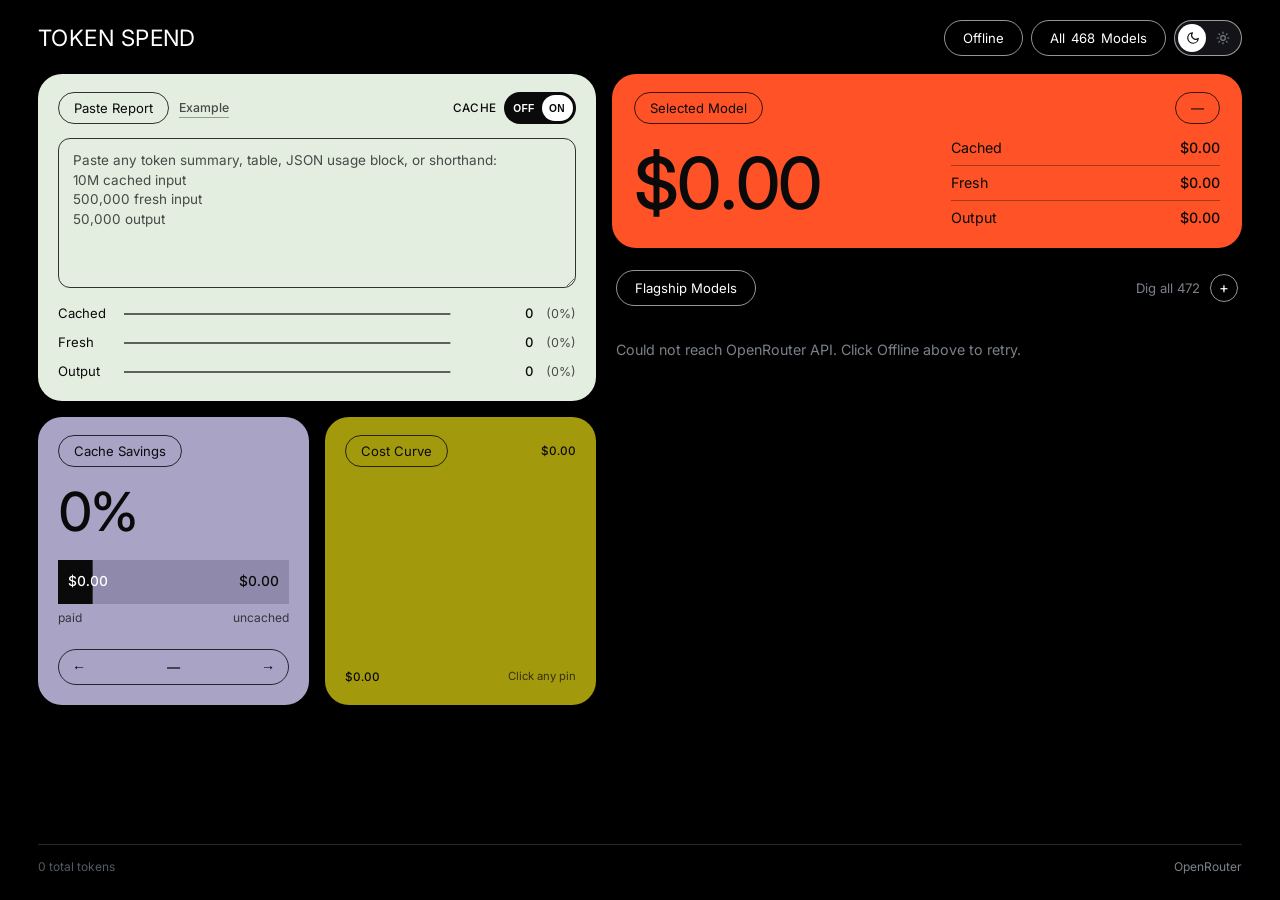
<file: index.html>
<!DOCTYPE html>
<html lang="en">
<head>
  <meta charset="UTF-8" />
  <meta name="viewport" content="width=device-width, initial-scale=1.0" />
  <title>Token Spend</title>
  <link rel="preconnect" href="https://fonts.googleapis.com" />
  <link rel="preconnect" href="https://fonts.gstatic.com" crossorigin />
  <link
    href="https://fonts.googleapis.com/css2?family=IBM+Plex+Mono:wght@400;500&family=Inter:wght@300;400;500;600;700&display=swap"
    rel="stylesheet"
  />
  <link rel="stylesheet" href="style.css?v=3.6" />
</head>
<body>
  <div class="shell">
    <!-- Top Header -->
    <header class="topbar">
      <h1 class="wordmark">TOKEN SPEND</h1>
      <div class="topbar-pills">
        <button id="refreshBtn" class="pill-dark" type="button" title="Refresh live OpenRouter pricing">
          <span id="syncLabel">Live OpenRouter</span>
        </button>
        <button id="openAllBtn" class="pill-dark" type="button">
          All <span id="topCatalogCount">468</span> Models
        </button>
        <button
          id="themeToggleBtn"
          class="theme-switch-pill"
          type="button"
          role="switch"
          aria-checked="false"
          aria-label="Toggle light or dark mode"
          title="Switch between Dark and Light mode"
        >
          <span class="ts-opt ts-dark" aria-hidden="true">
            <svg width="14" height="14" viewBox="0 0 24 24" fill="none" stroke="currentColor" stroke-width="2" stroke-linecap="round" stroke-linejoin="round">
              <path d="M21 12.79A9 9 0 1 1 11.21 3 7 7 0 0 0 21 12.79z" />
            </svg>
          </span>
          <span class="ts-opt ts-light" aria-hidden="true">
            <svg width="14" height="14" viewBox="0 0 24 24" fill="none" stroke="currentColor" stroke-width="2" stroke-linecap="round" stroke-linejoin="round">
              <circle cx="12" cy="12" r="4" />
              <path d="M12 2v2M12 20v2M4.93 4.93l1.41 1.41M17.66 17.66l1.41 1.41M2 12h2M20 12h2M4.93 19.07l1.41-1.41M17.66 6.34l1.41-1.41" />
            </svg>
          </span>
        </button>
      </div>
    </header>

    <!-- Asymmetric Split Bento -->
    <main class="bento">
      <!-- LEFT COLUMN -->
      <section class="col-left" aria-label="Usage input and graphics">
        <!-- Pale-Mint Hero Paste Card -->
        <article class="tile tile-mint">
          <div class="tile-head">
            <div class="tile-head-left">
              <span class="pill-ink">Paste Report</span>
              <button id="clearOrSampleBtn" class="ink-action-link" type="button">Example</button>
            </div>
            <div class="cache-toggle-wrap">
              <span class="toggle-caption" id="cacheToggleLabel">CACHE</span>
              <button
                id="cacheToggleBtn"
                class="phys-toggle is-on"
                type="button"
                role="switch"
                aria-checked="true"
                aria-labelledby="cacheToggleLabel"
                title="Toggle prompt cache pricing on or off"
              >
                <span class="toggle-opt opt-off">OFF</span>
                <span class="toggle-opt opt-on">ON</span>
              </button>
            </div>
          </div>

          <div class="paste-frame">
            <textarea
              id="usageInput"
              rows="5"
              spellcheck="false"
              aria-label="Paste token usage report"
              placeholder="Paste any token summary, table, JSON usage block, or shorthand:&#10;10M cached input&#10;500,000 fresh input&#10;50,000 output"
            ></textarea>
          </div>

          <!-- Transparent Parse Status / Unsplit Warning -->
          <div id="parseStatus" class="parse-status hidden" aria-live="polite"></div>

          <!-- Thick-Black Proportional Bars + Inline Editable Figures -->
          <div class="token-bars" role="group" aria-label="Detected token breakdown">
            <div class="tbar-row">
              <label for="cachedField" class="tbar-label">Cached</label>
              <svg class="tbar-svg" viewBox="0 0 200 12" preserveAspectRatio="none" aria-hidden="true">
                <line class="tbar-svg-track" x1="0" y1="6" x2="200" y2="6" />
                <line id="barCached" class="tbar-svg-fill" x1="5" y1="6" x2="5" y2="6" />
              </svg>
              <div class="tbar-val-wrap">
                <input id="cachedField" class="tbar-input" type="text" inputmode="decimal" autocomplete="off" aria-label="Cached input tokens" />
                <span id="pctCached" class="tbar-pct">(0%)</span>
              </div>
            </div>

            <div class="tbar-row">
              <label for="freshField" class="tbar-label">Fresh</label>
              <svg class="tbar-svg" viewBox="0 0 200 12" preserveAspectRatio="none" aria-hidden="true">
                <line class="tbar-svg-track" x1="0" y1="6" x2="200" y2="6" />
                <line id="barFresh" class="tbar-svg-fill" x1="5" y1="6" x2="5" y2="6" />
              </svg>
              <div class="tbar-val-wrap">
                <input id="freshField" class="tbar-input" type="text" inputmode="decimal" autocomplete="off" aria-label="Fresh input tokens" />
                <span id="pctFresh" class="tbar-pct">(0%)</span>
              </div>
            </div>

            <div class="tbar-row">
              <label for="outputField" class="tbar-label">Output</label>
              <svg class="tbar-svg" viewBox="0 0 200 12" preserveAspectRatio="none" aria-hidden="true">
                <line class="tbar-svg-track" x1="0" y1="6" x2="200" y2="6" />
                <line id="barOutput" class="tbar-svg-fill" x1="5" y1="6" x2="5" y2="6" />
              </svg>
              <div class="tbar-val-wrap">
                <input id="outputField" class="tbar-input" type="text" inputmode="decimal" autocomplete="off" aria-label="Output and reasoning tokens" />
                <span id="pctOutput" class="tbar-pct">(0%)</span>
              </div>
            </div>
          </div>
        </article>

        <!-- Bottom Left Two-Card Graphic Row -->
        <div class="sub-grid">
          <!-- Lavender Cache Savings Card -->
          <article class="tile tile-lavender">
            <div class="tile-head">
              <span class="pill-ink">Cache Savings</span>
            </div>

            <div class="savings-big" id="savingsBig">0%</div>

            <div class="split-block-wrap">
              <div class="split-block" aria-hidden="true">
                <div id="splitPaidFill" class="split-paid-fill"></div>
                <span id="splitPaidLabel" class="split-val-left">$0.00</span>
                <span id="splitUncachedLabel" class="split-val-right">$0.00</span>
              </div>
              <div class="split-captions">
                <span id="splitLeftCap">paid</span>
                <span id="splitRightCap">uncached</span>
              </div>
            </div>

            <div class="stepper-pill">
              <button id="prevModelBtn" class="step-arrow" type="button" aria-label="Previous flagship model">&#8592;</button>
              <span id="stepperModelName" class="step-name">—</span>
              <button id="nextModelBtn" class="step-arrow" type="button" aria-label="Next flagship model">&#8594;</button>
            </div>
          </article>

          <!-- Acid Olive Cost Curve Card -->
          <article class="tile tile-olive">
            <div class="tile-head">
              <span class="pill-ink">Cost Curve</span>
              <span id="curveMaxLabel" class="curve-bound">$0.00</span>
            </div>

            <div id="costCurveChart" class="curve-stage" aria-label="Flagship model cost curve"></div>

            <div class="curve-footer">
              <span id="curveMinLabel" class="curve-bound">$0.00</span>
              <span id="curveCountLabel" class="curve-hint">Click any pin</span>
            </div>
          </article>
        </div>
      </section>

      <!-- RIGHT COLUMN -->
      <section class="col-right" aria-label="Selected model and flagship list">
        <!-- Vermilion Selected Model Hero Banner -->
        <article class="tile tile-vermilion">
          <div class="tile-head">
            <span class="pill-ink">Selected Model</span>
            <span id="selectedModelPill" class="pill-ink">—</span>
          </div>

          <div class="hero-spend-grid">
            <div class="hero-figure-wrap">
              <div id="heroCost" class="hero-cost">$0.00</div>
              <div id="heroRangeNote" class="hero-range hidden"></div>
            </div>

            <div class="hero-breakdown">
              <div class="hb-row">
                <span class="hb-label">Cached <span id="rateCached" class="hb-rate"></span></span>
                <span id="hbCached" class="hb-val">$0.00</span>
              </div>
              <div class="hb-row">
                <span class="hb-label">Fresh <span id="rateFresh" class="hb-rate"></span></span>
                <span id="hbFresh" class="hb-val">$0.00</span>
              </div>
              <div class="hb-row">
                <span class="hb-label">Output <span id="rateOutput" class="hb-rate"></span></span>
                <span id="hbOutput" class="hb-val">$0.00</span>
              </div>
            </div>
          </div>
        </article>

        <!-- Pure-Black Iconic Flagship Models List -->
        <div class="flagship-panel">
          <div class="flagship-head">
            <span class="pill-dark-static">Flagship Models</span>
            <button id="digBtn" class="dig-trigger" type="button">
              <span>Dig all <span id="digCatalogCount">472</span></span>
              <span class="plus-circle" aria-hidden="true">+</span>
            </button>
          </div>

          <div id="flagshipList" class="flagship-list" aria-live="polite">
            <div class="loading-black">Syncing OpenRouter prices…</div>
          </div>
        </div>
      </section>
    </main>

    <!-- Quiet Minimal Footer on Pitch Black -->
    <footer class="bottom-foot">
      <span id="totalFootTag">0 total tokens</span>
      <div class="foot-links">
        <a href="https://openrouter.ai/models" target="_blank" rel="noopener noreferrer">OpenRouter</a>
      </div>
    </footer>
  </div>

  <!-- On-Demand Explorer Drawer for All OpenRouter Models -->
  <div id="drawerBackdrop" class="drawer-backdrop hidden" aria-hidden="true"></div>
  <aside id="explorerDrawer" class="drawer hidden" role="dialog" aria-modal="true" aria-labelledby="drawerTitle">
    <div class="drawer-head">
      <div>
        <h2 id="drawerTitle">All OpenRouter Models</h2>
        <p class="drawer-sub">Live cost for your pasted tokens. Pin any model to the main list.</p>
      </div>
      <button id="closeDrawerBtn" class="pill-dark" type="button">Close</button>
    </div>

    <div class="drawer-search-wrap">
      <input
        id="drawerSearch"
        type="text"
        placeholder="Search by model or provider (grok, qwen, llama, mistral)…"
        autocomplete="off"
        spellcheck="false"
      />
    </div>

    <div id="drawerList" class="drawer-list"></div>
  </aside>

  <script src="app.js?v=3.6" defer></script>
</body>
</html>
</file>
<file: style.css>
/* neo-swiss color-block bento on pitch black — tokens routed through :root */

:root,
[data-theme="dark"] {
  --bg-void: #000000;
  --bg-drawer: #09090b;
  --bg-drawer-hover: #141418;
  --drawer-scheme: dark;

  --tile-mint: #e3eee1;
  --tile-olive: #a3990d;
  --tile-lavender: #a9a3c5;
  --tile-lavender-well: #8f89ab;
  --tile-vermilion: #ff5226;

  --ink-dark: #0a0a0a;
  --ink-dark-soft: rgba(10, 10, 10, 0.72);
  --ink-white: #ffffff;
  --ink-on-void: #ffffff;
  --ink-on-void-inv: #0a0a0a;
  --ink-silver: #d4d7dc;
  --ink-dim: #7b8089;
  --ink-faint: #555a63;

  --border-light: rgba(255, 255, 255, 0.58);
  --border-light-dim: rgba(255, 255, 255, 0.16);
  --border-ink: rgba(10, 10, 10, 0.82);
  --border-ink-soft: rgba(10, 10, 10, 0.36);

  --focus-ring: #ff5226;
  --backdrop: rgba(0, 0, 0, 0.76);

  --font-sans: "Inter", -apple-system, BlinkMacSystemFont, "Helvetica Neue", Helvetica, Arial, sans-serif;
  --font-mono: "IBM Plex Mono", ui-monospace, SFMono-Regular, Menlo, monospace;

  --radius-tile: 24px;
  --radius-inner: 12px;
  --radius-pill: 999px;
}

[data-theme="light"] {
  --bg-void: #f5f4ef;
  --bg-drawer: #ffffff;
  --bg-drawer-hover: #eceae2;
  --drawer-scheme: light;

  --tile-mint: #dcead9;
  --tile-olive: #bcb218;
  --tile-lavender: #b8b2d4;
  --tile-lavender-well: #9e97bc;
  --tile-vermilion: #ff562c;

  --ink-dark: #0a0a0a;
  --ink-dark-soft: rgba(10, 10, 10, 0.72);
  --ink-white: #ffffff;
  --ink-on-void: #0a0a0a;
  --ink-on-void-inv: #ffffff;
  --ink-silver: #272a30;
  --ink-dim: #666b75;
  --ink-faint: #8a8f99;

  --border-light: rgba(10, 10, 10, 0.65);
  --border-light-dim: rgba(10, 10, 10, 0.14);
  --border-ink: rgba(10, 10, 10, 0.82);
  --border-ink-soft: rgba(10, 10, 10, 0.34);

  --focus-ring: #ff5226;
  --backdrop: rgba(10, 10, 10, 0.38);
}

*,
*::before,
*::after {
  box-sizing: border-box;
}

html,
body {
  margin: 0;
  padding: 0;
  overflow-x: clip;
  background-color: var(--bg-void);
  color: var(--ink-on-void);
  font-family: var(--font-sans);
  font-size: 15px;
  line-height: 1.4;
  -webkit-font-smoothing: antialiased;
}

:is(button, a, input, textarea, [tabindex]):focus-visible {
  outline: 2px solid var(--focus-ring);
  outline-offset: 2px;
}

.shell {
  max-width: 1260px;
  margin: 0 auto;
  padding: 20px clamp(16px, 2.6vw, 28px) 24px;
  min-height: 100svh;
  display: flex;
  flex-direction: column;
}

/* Top Bar */
.topbar {
  display: flex;
  align-items: center;
  justify-content: space-between;
  gap: 16px;
  margin-bottom: 18px;
  flex-wrap: wrap;
}

.wordmark {
  margin: 0;
  font-size: clamp(1.2rem, 2vw, 1.5rem);
  font-weight: 400;
  letter-spacing: 0.02em;
  color: var(--ink-on-void);
  line-height: 1.1;
}

.topbar-pills {
  display: flex;
  align-items: center;
  gap: 8px;
  flex-wrap: wrap;
}

.pill-dark,
.pill-dark-static {
  display: inline-flex;
  align-items: center;
  justify-content: center;
  gap: 6px;
  height: 36px;
  padding: 0 18px;
  border-radius: var(--radius-pill);
  border: 1px solid var(--border-light);
  background: transparent;
  color: var(--ink-on-void);
  font-family: var(--font-sans);
  font-size: 0.875rem;
  font-weight: 400;
  white-space: nowrap;
}

.pill-dark {
  cursor: pointer;
  transition: background-color 0.14s ease, color 0.14s ease, border-color 0.14s ease;
}

.pill-dark:hover:not(:disabled) {
  background-color: var(--ink-on-void);
  border-color: var(--ink-on-void);
  color: var(--ink-on-void-inv);
}

.pill-dark:disabled {
  opacity: 0.5;
  cursor: wait;
}

/* Distinct Tactile Moon/Sun Theme Switch */
.theme-switch-pill {
  position: relative;
  display: inline-grid;
  grid-template-columns: 1fr 1fr;
  align-items: center;
  width: 68px;
  height: 36px;
  padding: 3px;
  border-radius: var(--radius-pill);
  border: 1px solid var(--border-light);
  background-color: var(--bg-drawer-hover);
  cursor: pointer;
}

.theme-switch-pill::before {
  content: "";
  position: absolute;
  top: 3px;
  left: 3px;
  width: 28px;
  height: 28px;
  border-radius: 50%;
  background-color: var(--ink-on-void);
  transform: translateX(0);
  transition: transform 0.16s ease;
}

.theme-switch-pill.is-light::before {
  transform: translateX(32px);
}

.ts-opt {
  position: relative;
  z-index: 1;
  display: grid;
  place-items: center;
  transition: color 0.14s ease;
}

.theme-switch-pill:not(.is-light) .ts-dark,
.theme-switch-pill.is-light .ts-light {
  color: var(--ink-on-void-inv);
}

.theme-switch-pill:not(.is-light) .ts-light,
.theme-switch-pill.is-light .ts-dark {
  color: var(--ink-dim);
}

.pill-ink {
  display: inline-flex;
  align-items: center;
  justify-content: center;
  height: 32px;
  padding: 0 15px;
  border-radius: var(--radius-pill);
  border: 1px solid var(--border-ink);
  color: var(--ink-dark);
  font-size: 0.875rem;
  font-weight: 400;
  white-space: nowrap;
}

/* Main Two-Column Bento */
.bento {
  display: grid;
  grid-template-columns: minmax(0, 0.94fr) minmax(0, 1.06fr);
  gap: 16px;
  align-items: start;
  flex: 1;
}

.col-left,
.col-right {
  display: flex;
  flex-direction: column;
  gap: 16px;
  min-width: 0;
}

.sub-grid {
  display: grid;
  grid-template-columns: repeat(2, minmax(0, 1fr));
  gap: 16px;
}

/* Color-Block Tiles */
.tile {
  border-radius: var(--radius-tile);
  padding: 18px 20px 20px;
  color: var(--ink-dark);
  min-width: 0;
}

.tile-mint {
  background-color: var(--tile-mint);
}

.tile-lavender {
  background-color: var(--tile-lavender);
  display: flex;
  flex-direction: column;
  justify-content: space-between;
  min-height: 288px;
}

.tile-olive {
  background-color: var(--tile-olive);
  display: flex;
  flex-direction: column;
  justify-content: space-between;
  min-height: 288px;
}

.tile-vermilion {
  background-color: var(--tile-vermilion);
  padding: 18px 22px 20px;
}

.tile-head {
  display: flex;
  align-items: center;
  justify-content: space-between;
  gap: 10px;
}

.tile-head-left {
  display: inline-flex;
  align-items: center;
  gap: 10px;
}

.ink-action-link {
  appearance: none;
  border: none;
  background: transparent;
  padding: 2px 0;
  color: var(--ink-dark-soft);
  font-family: var(--font-sans);
  font-size: 0.82rem;
  font-weight: 500;
  border-bottom: 1px solid var(--border-ink-soft);
  cursor: pointer;
  transition: color 0.12s ease, border-color 0.12s ease;
}

.ink-action-link:hover {
  color: var(--ink-dark);
  border-bottom-color: var(--ink-dark);
}

/* Physical Cache Toggle (OFF / ON) */
.cache-toggle-wrap {
  display: inline-flex;
  align-items: center;
  gap: 8px;
}

.toggle-caption {
  font-size: 0.78rem;
  font-weight: 500;
  letter-spacing: 0.03em;
  color: var(--ink-dark);
}

.phys-toggle {
  position: relative;
  display: inline-grid;
  grid-template-columns: 1fr 1fr;
  align-items: center;
  width: 72px;
  height: 32px;
  padding: 3px;
  border: none;
  border-radius: var(--radius-pill);
  background-color: var(--ink-dark);
  cursor: pointer;
}

.phys-toggle::before {
  content: "";
  position: absolute;
  top: 3px;
  left: 3px;
  width: 31px;
  height: 26px;
  border-radius: var(--radius-pill);
  background-color: var(--ink-white);
  transform: translateX(0);
  transition: transform 0.16s ease;
}

.phys-toggle.is-on::before {
  transform: translateX(35px);
}

.toggle-opt {
  position: relative;
  z-index: 1;
  font-size: 0.68rem;
  font-weight: 600;
  text-align: center;
  letter-spacing: 0.02em;
  user-select: none;
  transition: color 0.14s ease;
}

.phys-toggle.is-on .opt-on,
.phys-toggle:not(.is-on) .opt-off {
  color: var(--ink-dark);
}

.phys-toggle.is-on .opt-off,
.phys-toggle:not(.is-on) .opt-on {
  color: var(--ink-white);
}

/* Mint Paste Box */
.paste-frame {
  margin-top: 14px;
  border: 1px solid var(--border-ink);
  border-radius: var(--radius-inner);
  overflow: hidden;
  transition: border-color 0.14s ease;
}

.paste-frame:focus-within {
  border-color: var(--ink-dark);
  box-shadow: inset 0 0 0 1px var(--ink-dark);
}

/* Transparent Parse Verification / Split Warning */
.parse-status {
  margin-top: 10px;
  display: flex;
  flex-wrap: wrap;
  align-items: center;
  justify-content: space-between;
  gap: 8px;
  font-size: 0.78rem;
  line-height: 1.35;
  color: var(--ink-dark-soft);
}

.parse-status.is-warn {
  background-color: var(--ink-dark);
  color: var(--ink-white);
  border-radius: 10px;
  padding: 8px 11px;
}

.parse-msg {
  min-width: 0;
}

.split-chips {
  display: inline-flex;
  align-items: center;
  gap: 4px;
  flex-wrap: wrap;
}

.split-chip {
  appearance: none;
  border: 1px solid rgba(255, 255, 255, 0.42);
  border-radius: var(--radius-pill);
  background: transparent;
  color: var(--ink-white);
  font-family: var(--font-mono);
  font-size: 0.7rem;
  padding: 2px 8px;
  cursor: pointer;
  transition: background-color 0.12s ease, color 0.12s ease, border-color 0.12s ease;
}

.split-chip:hover,
.split-chip.is-active {
  background-color: var(--ink-white);
  border-color: var(--ink-white);
  color: var(--ink-dark);
}

.paste-frame textarea {
  display: block;
  width: 100%;
  min-height: 148px;
  resize: vertical;
  border: none;
  background: transparent;
  color: var(--ink-dark);
  font-family: var(--font-sans);
  font-size: 0.9rem;
  line-height: 1.46;
  padding: 12px 14px;
  outline: none;
  scrollbar-width: thin;
  scrollbar-color: var(--border-ink-soft) transparent;
}

.paste-frame textarea:focus-visible {
  outline: none;
}

.paste-frame textarea::placeholder {
  color: var(--ink-dark-soft);
}

/* Thick-Black Horizontal Proportion Bars */
.token-bars {
  margin-top: 16px;
  display: flex;
  flex-direction: column;
  gap: 10px;
}

.tbar-row {
  display: grid;
  grid-template-columns: 54px minmax(0, 1fr) auto;
  align-items: center;
  gap: 12px;
}

.tbar-label {
  font-size: 0.875rem;
  font-weight: 400;
  color: var(--ink-dark);
}

.tbar-svg {
  width: 100%;
  height: 12px;
  display: block;
  overflow: visible;
}

.tbar-svg-track {
  stroke: var(--ink-dark);
  stroke-width: 1.5;
  opacity: 0.82;
  vector-effect: non-scaling-stroke;
}

.tbar-svg-fill {
  stroke: var(--ink-dark);
  stroke-width: 8.5;
  stroke-linecap: round;
  vector-effect: non-scaling-stroke;
}

.tbar-val-wrap {
  display: inline-flex;
  align-items: baseline;
  justify-content: flex-end;
  gap: 4px;
  min-width: 112px;
}

.tbar-input {
  width: 72px;
  border: none;
  border-bottom: 1px solid transparent;
  background: transparent;
  color: var(--ink-dark);
  font-family: var(--font-sans);
  font-size: 0.875rem;
  font-weight: 500;
  font-variant-numeric: tabular-nums;
  text-align: right;
  padding: 1px 0;
  outline: none;
  transition: border-color 0.12s ease;
}

.tbar-input:hover,
.tbar-input:focus {
  border-bottom-color: var(--ink-dark);
}

.tbar-pct {
  font-size: 0.82rem;
  font-variant-numeric: tabular-nums;
  color: var(--ink-dark-soft);
  min-width: 38px;
  text-align: right;
}

/* Lavender Cache Savings Card */
.savings-big {
  margin-top: 12px;
  font-size: clamp(2.6rem, 4.2vw, 3.6rem);
  font-weight: 500;
  letter-spacing: -0.04em;
  line-height: 1;
  font-variant-numeric: tabular-nums;
  color: var(--ink-dark);
}

.split-block-wrap {
  margin: 14px 0 16px;
}

.split-block {
  position: relative;
  height: 44px;
  background-color: var(--tile-lavender-well);
  overflow: hidden;
  display: flex;
  align-items: center;
  justify-content: space-between;
  padding: 0 10px;
}

.split-paid-fill {
  position: absolute;
  inset: 0;
  background-color: var(--ink-dark);
  transform-origin: left center;
  transform: scaleX(0.15);
  transition: transform 0.24s ease;
}

.split-val-left,
.split-val-right {
  position: relative;
  z-index: 1;
  font-size: 0.92rem;
  font-weight: 500;
  font-variant-numeric: tabular-nums;
}

.split-val-left {
  color: var(--ink-white);
}

.split-val-right {
  color: var(--ink-dark);
}

.split-captions {
  display: flex;
  justify-content: space-between;
  margin-top: 6px;
  font-size: 0.8rem;
  color: var(--ink-dark-soft);
}

.stepper-pill {
  display: flex;
  align-items: center;
  justify-content: space-between;
  height: 36px;
  padding: 0 6px;
  border-radius: var(--radius-pill);
  border: 1px solid var(--border-ink);
}

.step-arrow {
  appearance: none;
  border: none;
  background: transparent;
  color: var(--ink-dark);
  width: 28px;
  height: 28px;
  border-radius: 50%;
  font-size: 0.95rem;
  cursor: pointer;
  display: grid;
  place-items: center;
  transition: background-color 0.12s ease, color 0.12s ease;
}

.step-arrow:hover {
  background-color: var(--ink-dark);
  color: var(--tile-lavender);
}

.step-name {
  font-size: 0.875rem;
  font-weight: 500;
  color: var(--ink-dark);
  overflow: hidden;
  text-overflow: ellipsis;
  white-space: nowrap;
  padding: 0 6px;
}

/* Olive Cost Curve Pin Chart Card */
.curve-bound {
  font-size: 0.78rem;
  font-weight: 500;
  font-variant-numeric: tabular-nums;
  color: var(--ink-dark);
}

.curve-stage {
  flex: 1;
  display: flex;
  align-items: flex-end;
  min-height: 185px;
  margin: 6px 0 4px;
}

.curve-svg {
  width: 100%;
  height: 188px;
  display: block;
  overflow: visible;
}

.pin-group {
  cursor: pointer;
}

.pin-hit {
  fill: transparent;
}

.pin-stem {
  stroke: var(--ink-dark);
  stroke-width: 1.6;
}

.pin-dot {
  fill: var(--ink-dark);
  transition: transform 0.14s ease;
  transform-box: fill-box;
  transform-origin: center;
}

.pin-group:hover .pin-dot,
.pin-group.is-selected .pin-dot {
  transform: scale(1.3);
}

.pin-callout-rect {
  fill: var(--ink-dark);
}

.pin-callout-text {
  fill: var(--ink-white);
  font-family: var(--font-sans);
  font-size: 11px;
  font-weight: 600;
}

.curve-footer {
  display: flex;
  align-items: center;
  justify-content: space-between;
  gap: 8px;
}

.curve-hint {
  font-size: 0.75rem;
  color: var(--ink-dark-soft);
}

/* Vermilion Selected Model Hero Banner */
.hero-spend-grid {
  margin-top: 14px;
  display: grid;
  grid-template-columns: minmax(0, 1.05fr) minmax(0, 0.95fr);
  gap: 20px;
  align-items: center;
}

.hero-cost {
  font-size: clamp(3.5rem, 5.6vw, 4.9rem);
  font-weight: 500;
  letter-spacing: -0.045em;
  line-height: 0.95;
  font-variant-numeric: tabular-nums;
  color: var(--ink-dark);
  overflow-wrap: break-word;
  min-width: 0;
}

.hero-range {
  margin-top: 6px;
  font-family: var(--font-mono);
  font-size: 0.76rem;
  font-weight: 500;
  font-variant-numeric: tabular-nums;
  color: var(--ink-dark);
  opacity: 0.82;
}

.hb-rate {
  font-family: var(--font-mono);
  font-size: 0.72rem;
  color: var(--ink-dark-soft);
  margin-left: 4px;
}

.hero-breakdown {
  display: flex;
  flex-direction: column;
}

.hb-row {
  display: flex;
  align-items: baseline;
  justify-content: space-between;
  gap: 12px;
  padding: 7px 0;
  border-bottom: 1px solid var(--border-ink-soft);
  font-size: 0.95rem;
}

.hb-row:first-child {
  padding-top: 0;
}

.hb-row:last-child {
  border-bottom: none;
  padding-bottom: 0;
}

.hb-label {
  color: var(--ink-dark);
  font-weight: 400;
}

.hb-val {
  color: var(--ink-dark);
  font-weight: 500;
  font-variant-numeric: tabular-nums;
}

/* Pure-Black Flagship Models List */
.flagship-panel {
  padding: 6px 4px 0;
}

.flagship-head {
  display: flex;
  align-items: center;
  justify-content: space-between;
  gap: 12px;
  margin-bottom: 14px;
}

.dig-trigger {
  appearance: none;
  border: none;
  background: transparent;
  color: var(--ink-dim);
  font-family: var(--font-sans);
  font-size: 0.875rem;
  display: inline-flex;
  align-items: center;
  gap: 10px;
  cursor: pointer;
  padding: 2px 0;
  transition: color 0.14s ease;
}

.dig-trigger:hover {
  color: var(--ink-on-void);
}

.plus-circle {
  width: 28px;
  height: 28px;
  border-radius: 50%;
  border: 1px solid var(--border-light);
  display: grid;
  place-items: center;
  font-size: 1rem;
  line-height: 1;
  color: var(--ink-on-void);
  transition: background-color 0.14s ease, color 0.14s ease, border-color 0.14s ease;
}

.dig-trigger:hover .plus-circle {
  background-color: var(--ink-on-void);
  border-color: var(--ink-on-void);
  color: var(--ink-on-void-inv);
}

.flagship-list {
  display: flex;
  flex-direction: column;
}

.model-ticker-row {
  display: grid;
  grid-template-columns: minmax(0, 1.25fr) auto auto;
  align-items: baseline;
  gap: 14px;
  padding: 9px 10px;
  margin: 0 -10px;
  border-radius: var(--radius-inner);
  cursor: pointer;
  transition: background-color 0.12s ease;
}

.model-ticker-row:hover {
  background-color: var(--bg-drawer-hover);
}

.ticker-name-wrap {
  display: flex;
  align-items: baseline;
  gap: 8px;
  min-width: 0;
}

.ticker-name {
  font-size: clamp(1.2rem, 1.9vw, 1.55rem);
  font-weight: 400;
  letter-spacing: -0.02em;
  color: var(--ink-silver);
  overflow: hidden;
  text-overflow: ellipsis;
  white-space: nowrap;
  transition: color 0.12s ease;
}

.model-ticker-row.is-selected .ticker-name {
  color: var(--ink-on-void);
  font-weight: 500;
}

.model-ticker-row.is-dimmed .ticker-name {
  color: var(--ink-dim);
}

.model-ticker-row:hover .ticker-name {
  color: var(--ink-on-void);
}

.ticker-remove {
  appearance: none;
  border: 1px solid var(--border-light-dim);
  border-radius: var(--radius-pill);
  background: transparent;
  color: var(--ink-dim);
  font-family: var(--font-sans);
  font-size: 0.7rem;
  padding: 1px 7px;
  cursor: pointer;
  flex-shrink: 0;
}

.ticker-remove:hover {
  border-color: var(--tile-vermilion);
  color: var(--tile-vermilion);
}

.ticker-meta {
  display: inline-flex;
  align-items: baseline;
  gap: 10px;
  font-family: var(--font-mono);
  font-size: 0.78rem;
  font-variant-numeric: tabular-nums;
  color: var(--ink-faint);
  white-space: nowrap;
}

.model-ticker-row.is-selected .ticker-meta {
  color: var(--ink-dim);
}

.ticker-code {
  min-width: 56px;
}

.ticker-save {
  min-width: 38px;
  text-align: right;
}

.ticker-price-wrap {
  display: inline-flex;
  align-items: center;
  justify-content: flex-end;
  gap: 10px;
  min-width: 112px;
}

.active-dot {
  width: 9px;
  height: 9px;
  border-radius: 50%;
  background-color: var(--tile-vermilion);
  flex-shrink: 0;
}

.ticker-price {
  font-size: clamp(1.2rem, 1.9vw, 1.55rem);
  font-weight: 400;
  letter-spacing: -0.02em;
  font-variant-numeric: tabular-nums;
  color: var(--ink-dim);
  transition: color 0.12s ease;
}

.model-ticker-row.is-selected .ticker-price {
  color: var(--ink-on-void);
  font-weight: 500;
}

.model-ticker-row:hover .ticker-price {
  color: var(--ink-silver);
}

.loading-black {
  padding: 20px 0;
  color: var(--ink-dim);
  font-size: 0.95rem;
}

/* Bottom Footer */
.bottom-foot {
  margin-top: 22px;
  padding-top: 14px;
  border-top: 1px solid var(--border-light-dim);
  display: flex;
  align-items: center;
  justify-content: space-between;
  gap: 12px;
  font-size: 0.8rem;
  color: var(--ink-faint);
}

.foot-links {
  display: flex;
  align-items: center;
  gap: 16px;
}

.foot-links a {
  color: var(--ink-dim);
  text-decoration: none;
  transition: color 0.12s ease;
}

.foot-links a:hover {
  color: var(--ink-on-void);
}

/* Bento Drawer for All OpenRouter Models */
.drawer-backdrop {
  position: fixed;
  inset: 0;
  background-color: var(--backdrop);
  z-index: 40;
}

.drawer {
  position: fixed;
  top: 0;
  right: 0;
  bottom: 0;
  width: min(520px, 100%);
  background-color: var(--bg-drawer);
  border-left: 1px solid var(--border-light-dim);
  color-scheme: var(--drawer-scheme);
  z-index: 50;
  display: flex;
  flex-direction: column;
  padding: 24px 24px 18px;
}

.drawer-head {
  display: flex;
  align-items: flex-start;
  justify-content: space-between;
  gap: 14px;
  padding-bottom: 16px;
  border-bottom: 1px solid var(--border-light-dim);
}

.drawer-head h2 {
  margin: 0;
  font-size: 1.3rem;
  font-weight: 500;
  color: var(--ink-on-void);
}

.drawer-sub {
  margin: 4px 0 0;
  font-size: 0.85rem;
  color: var(--ink-dim);
}

.drawer-search-wrap {
  padding: 14px 0;
}

.drawer-search-wrap input {
  width: 100%;
  height: 40px;
  padding: 0 16px;
  border-radius: var(--radius-pill);
  border: 1px solid var(--border-light);
  background-color: var(--bg-void);
  color: var(--ink-on-void);
  font-family: var(--font-sans);
  font-size: 0.9rem;
}

.drawer-search-wrap input::placeholder {
  color: var(--ink-faint);
}

.drawer-list {
  flex: 1;
  overflow-y: auto;
  border-top: 1px solid var(--border-light-dim);
}

.drawer-row {
  display: grid;
  grid-template-columns: minmax(0, 1fr) auto auto;
  align-items: center;
  gap: 12px;
  padding: 11px 4px;
  border-bottom: 1px solid var(--border-light-dim);
}

.drawer-info {
  min-width: 0;
}

.drawer-name {
  font-size: 0.92rem;
  font-weight: 500;
  color: var(--ink-on-void);
  overflow: hidden;
  text-overflow: ellipsis;
  white-space: nowrap;
}

.drawer-id {
  font-family: var(--font-mono);
  font-size: 0.74rem;
  color: var(--ink-dim);
  overflow: hidden;
  text-overflow: ellipsis;
  white-space: nowrap;
}

.drawer-price {
  font-family: var(--font-mono);
  font-size: 0.92rem;
  font-variant-numeric: tabular-nums;
  color: var(--ink-silver);
  text-align: right;
}

.pin-pill {
  height: 28px;
  padding: 0 12px;
  border-radius: var(--radius-pill);
  border: 1px solid var(--border-light);
  background: transparent;
  color: var(--ink-on-void);
  font-family: var(--font-sans);
  font-size: 0.76rem;
  cursor: pointer;
  white-space: nowrap;
  transition: background-color 0.12s ease, color 0.12s ease, border-color 0.12s ease;
}

.pin-pill:hover:not(:disabled) {
  background-color: var(--ink-on-void);
  color: var(--ink-on-void-inv);
}

.pin-pill.is-pinned {
  background-color: var(--tile-vermilion);
  border-color: var(--tile-vermilion);
  color: var(--ink-dark);
  font-weight: 600;
}

.pin-pill:disabled {
  opacity: 0.45;
  cursor: default;
}

.hidden {
  display: none !important;
}

/* Responsive */
@media (max-width: 980px) {
  .bento {
    grid-template-columns: minmax(0, 1fr);
  }
}

@media (max-width: 560px) {
  .sub-grid {
    grid-template-columns: minmax(0, 1fr);
  }

  .hero-spend-grid {
    grid-template-columns: minmax(0, 1fr);
    gap: 14px;
  }

  .ticker-meta {
    display: none;
  }
}

@media (prefers-reduced-motion: reduce) {
  .phys-toggle::before,
  .theme-switch-pill::before,
  .tbar-fill,
  .split-paid-fill,
  .pin-dot,
  .pill-dark,
  .model-ticker-row {
    transition: none;
  }
}
</file>
